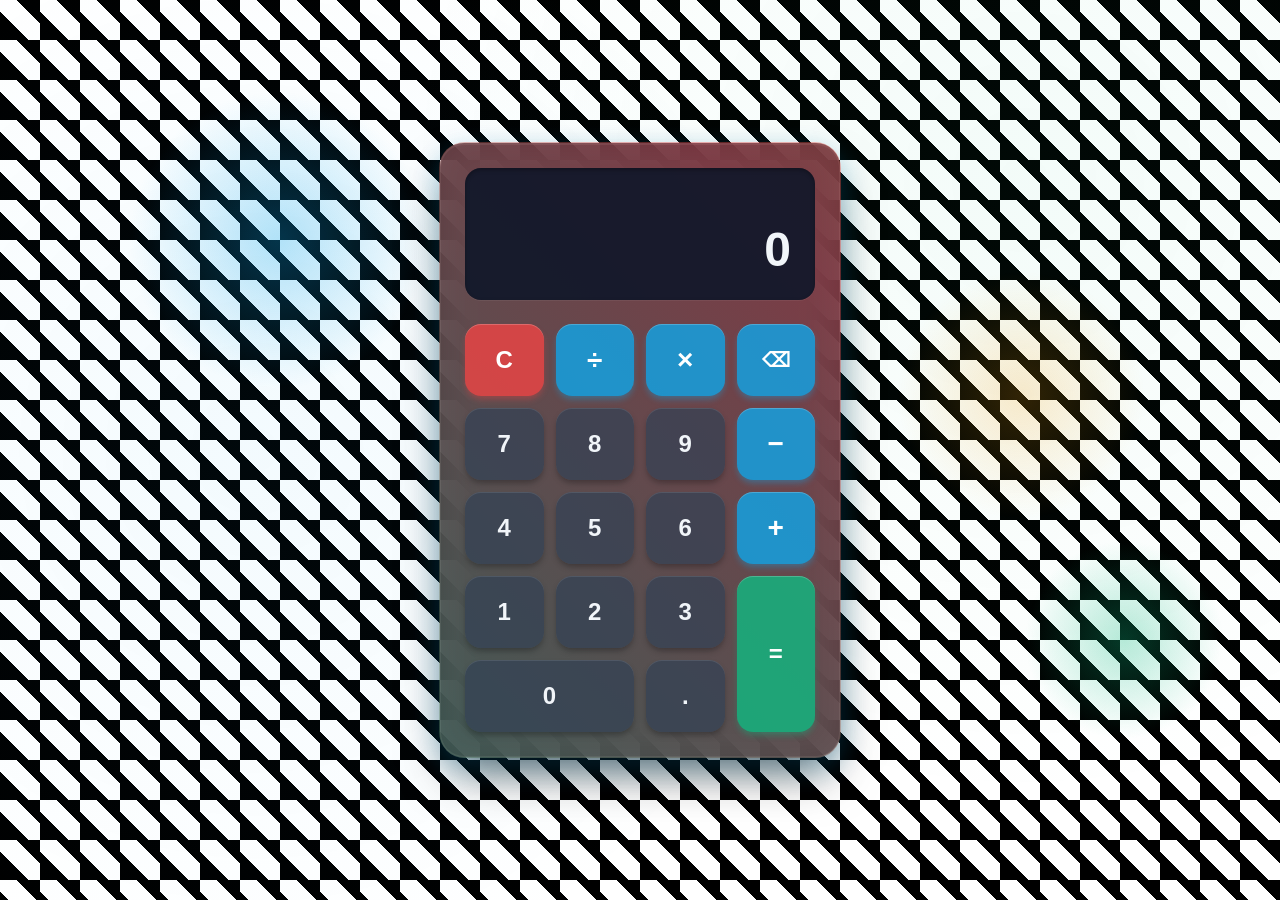
<file: index.html>
<!DOCTYPE html>
<html lang="en">
<head>
    <meta charset="UTF-8">
    <meta name="viewport" content="width=device-width, initial-scale=1.0">
    <meta name="description" content="Modern web-based calculator with smooth animations">
    <title>Calculator App</title>
    <link rel="stylesheet" href="style.css">
</head>
<body>
    <div class="orb"></div>
    <div class="orb"></div>
    <div class="orb"></div>
    <div class="calculator">
        <div class="calculator-display" aria-live="polite">
            <div class="display-input" id="display-input"></div>
            <div class="display-result" id="display-result">0</div>
        </div>
        <div class="calculator-keypad">
            <button class="btn btn-clear" data-action="clear" aria-label="Clear">C</button>
            <button class="btn btn-operation" data-action="divide" aria-label="Divide">÷</button>
            <button class="btn btn-operation" data-action="multiply" aria-label="Multiply">×</button>
            <button class="btn btn-operation" data-action="delete" aria-label="Delete">⌫</button>

            <button class="btn btn-number" data-number="7" aria-label="7">7</button>
            <button class="btn btn-number" data-number="8" aria-label="8">8</button>
            <button class="btn btn-number" data-number="9" aria-label="9">9</button>
            <button class="btn btn-operation" data-action="subtract" aria-label="Subtract">−</button>

            <button class="btn btn-number" data-number="4" aria-label="4">4</button>
            <button class="btn btn-number" data-number="5" aria-label="5">5</button>
            <button class="btn btn-number" data-number="6" aria-label="6">6</button>
            <button class="btn btn-operation" data-action="add" aria-label="Add">+</button>

            <button class="btn btn-number" data-number="1" aria-label="1">1</button>
            <button class="btn btn-number" data-number="2" aria-label="2">2</button>
            <button class="btn btn-number" data-number="3" aria-label="3">3</button>
            <button class="btn btn-equals" data-action="equals" aria-label="Equals">=</button>

            <button class="btn btn-zero" data-number="0" aria-label="0">0</button>
            <button class="btn btn-decimal" data-decimal="true" aria-label="Decimal point">.</button>
        </div>
    </div>
    <script src="script.js"></script>
</body>
</html>
</file>
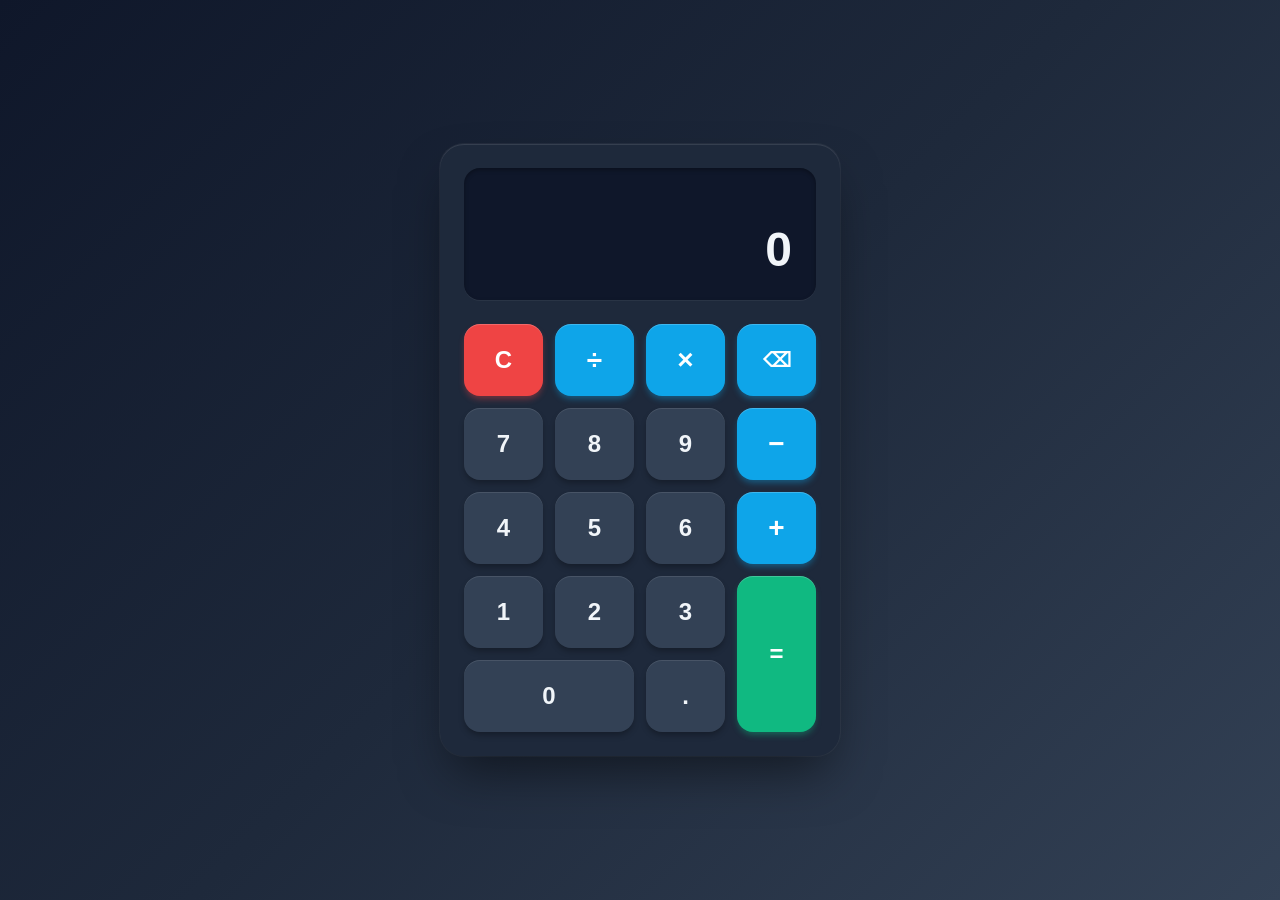
<file: src/index.html>
<!DOCTYPE html>
<html lang="en">
<head>
    <meta charset="UTF-8">
    <meta name="viewport" content="width=device-width, initial-scale=1.0">
    <meta name="description" content="Modern web-based calculator with smooth animations">
    <title>Calculator App</title>
    <link rel="stylesheet" href="style.css">
</head>
<body>
    <div class="calculator">
        <div class="calculator-display" aria-live="polite">
            <div class="display-input" id="display-input"></div>
            <div class="display-result" id="display-result">0</div>
        </div>
        <div class="calculator-keypad">
            <button class="btn btn-clear" data-action="clear" aria-label="Clear">C</button>
            <button class="btn btn-operation" data-action="divide" aria-label="Divide">÷</button>
            <button class="btn btn-operation" data-action="multiply" aria-label="Multiply">×</button>
            <button class="btn btn-operation" data-action="delete" aria-label="Delete">⌫</button>

            <button class="btn btn-number" data-number="7" aria-label="7">7</button>
            <button class="btn btn-number" data-number="8" aria-label="8">8</button>
            <button class="btn btn-number" data-number="9" aria-label="9">9</button>
            <button class="btn btn-operation" data-action="subtract" aria-label="Subtract">−</button>

            <button class="btn btn-number" data-number="4" aria-label="4">4</button>
            <button class="btn btn-number" data-number="5" aria-label="5">5</button>
            <button class="btn btn-number" data-number="6" aria-label="6">6</button>
            <button class="btn btn-operation" data-action="add" aria-label="Add">+</button>

            <button class="btn btn-number" data-number="1" aria-label="1">1</button>
            <button class="btn btn-number" data-number="2" aria-label="2">2</button>
            <button class="btn btn-number" data-number="3" aria-label="3">3</button>
            <button class="btn btn-equals" data-action="equals" aria-label="Equals">=</button>

            <button class="btn btn-zero" data-number="0" aria-label="0">0</button>
            <button class="btn btn-decimal" data-decimal="true" aria-label="Decimal point">.</button>
        </div>
    </div>
    <script src="script.js"></script>
</body>
</html>
</file>
<file: style.css>
/* ==========================================
   RESET & BASE STYLES
   ========================================== */
* {
    margin: 0;
    padding: 0;
    box-sizing: border-box;
}

:root {
    /* Color Palette */
    --bg-color: #0f172a;
    --calculator-bg: rgba(30, 41, 59, 0.85);
    --display-bg: rgba(15, 23, 42, 0.9);
    --display-text: #f1f5f9;
    --display-secondary: #64748b;

    /* Button Colors */
    --btn-number-bg: rgba(51, 65, 85, 0.7);
    --btn-number-hover: rgba(71, 85, 105, 0.8);
    --btn-number-active: rgba(100, 116, 139, 0.9);

    --btn-operation-bg: rgba(14, 165, 233, 0.8);
    --btn-operation-hover: rgba(2, 132, 199, 0.9);
    --btn-operation-active: rgba(3, 105, 161, 1);

    --btn-clear-bg: rgba(239, 68, 68, 0.8);
    --btn-clear-hover: rgba(220, 38, 38, 0.9);
    --btn-clear-active: rgba(185, 28, 28, 1);

    --btn-equals-bg: rgba(16, 185, 129, 0.8);
    --btn-equals-hover: rgba(5, 150, 105, 0.9);
    --btn-equals-active: rgba(4, 120, 87, 1);

    /* Animation Timing */
    --transition-fast: 0.1s;
    --transition-normal: 0.2s;
    --transition-slow: 0.3s;
}

body {
    font-family: -apple-system, BlinkMacSystemFont, 'Segoe UI', Roboto, Oxygen, Ubuntu, Cantarell, sans-serif;
    background: repeating-linear-gradient(
        45deg,
        #000000 0px,
        #000000 20px,
        #ffffff 20px,
        #ffffff 40px
    );
    background-size: 40px 40px;
    background-attachment: fixed;
    min-height: 100vh;
    display: flex;
    justify-content: center;
    align-items: center;
    padding: 20px;
    position: relative;
}

/* Animated background overlay */
body::before {
    content: '';
    position: fixed;
    top: 0;
    left: 0;
    right: 0;
    bottom: 0;
    background: radial-gradient(circle at 20% 50%, rgba(14, 165, 233, 0.05) 0%, transparent 50%),
                radial-gradient(circle at 80% 20%, rgba(16, 185, 129, 0.05) 0%, transparent 50%);
    animation: backgroundPulse 6s ease-in-out infinite;
    pointer-events: none;
    z-index: 0;
}

@keyframes backgroundPulse {
    0%, 100% {
        opacity: 1;
    }
    50% {
        opacity: 0.8;
    }
}

/* ==========================================
   CALCULATOR CONTAINER
   ========================================== */
.calculator {
    background: var(--calculator-bg);
    backdrop-filter: blur(20px);
    -webkit-backdrop-filter: blur(20px);
    border: 1px solid rgba(255, 255, 255, 0.1);
    border-radius: 24px;
    box-shadow: 
        0 25px 50px -12px rgba(0, 0, 0, 0.6),
        0 10px 30px rgba(14, 165, 233, 0.3),
        inset 0 1px 0 rgba(255, 255, 255, 0.1);
    padding: 24px;
    max-width: 360px;
    width: 100%;
    transform: translateY(0);
    animation: calculatorEnter 0.8s cubic-bezier(0.34, 1.56, 0.64, 1);
    position: relative;
    z-index: 10;
}

/* Floating glow effect */
.calculator::before {
    content: '';
    position: absolute;
    top: -2px;
    left: -2px;
    right: -2px;
    bottom: -2px;
    background: linear-gradient(45deg, #0ea5e9, #10b981, #ef4444, #f59e0b);
    background-size: 400% 400%;
    border-radius: 26px;
    z-index: -1;
    animation: borderGlow 3s ease infinite;
    opacity: 0.4;
}

/* Floating orbs background */
body::after {
    content: '';
    position: fixed;
    top: 0;
    left: 0;
    right: 0;
    bottom: 0;
    pointer-events: none;
    z-index: 0;
}

.orb {
    position: absolute;
    border-radius: 50%;
    background: radial-gradient(circle, rgba(14, 165, 233, 0.3) 0%, transparent 70%);
    animation: float 10s ease-in-out infinite;
}

.orb:nth-child(1) {
    width: 300px;
    height: 300px;
    top: 10%;
    left: 10%;
    animation-delay: 0s;
}

.orb:nth-child(2) {
    width: 200px;
    height: 200px;
    top: 60%;
    left: 80%;
    animation-delay: -3s;
    background: radial-gradient(circle, rgba(16, 185, 129, 0.3) 0%, transparent 70%);
}

.orb:nth-child(3) {
    width: 250px;
    height: 250px;
    top: 30%;
    left: 70%;
    animation-delay: -6s;
    background: radial-gradient(circle, rgba(245, 158, 11, 0.2) 0%, transparent 70%);
}

@keyframes float {
    0%, 100% {
        transform: translate(0, 0) scale(1);
    }
    33% {
        transform: translate(30px, -30px) scale(1.1);
    }
    66% {
        transform: translate(-20px, 20px) scale(0.9);
    }
}

@keyframes borderGlow {
    0% {
        background-position: 0% 50%;
    }
    50% {
        background-position: 100% 50%;
    }
    100% {
        background-position: 0% 50%;
    }
}

@keyframes calculatorEnter {
    from {
        opacity: 0;
        transform: translateY(50px) scale(0.9);
    }
    to {
        opacity: 1;
        transform: translateY(0) scale(1);
    }
}

/* ==========================================
   DISPLAY SECTION
   ========================================== */
.calculator-display {
    background: var(--display-bg);
    border-radius: 16px;
    padding: 24px;
    margin-bottom: 24px;
    text-align: right;
    box-shadow: 
        inset 0 2px 4px rgba(0, 0, 0, 0.3),
        0 1px 0 rgba(255, 255, 255, 0.05);
    min-height: 120px;
    display: flex;
    flex-direction: column;
    justify-content: space-between;
}

.display-input {
    color: var(--display-secondary);
    font-size: 1.25rem;
    min-height: 1.5rem;
    margin-bottom: 8px;
    overflow: hidden;
    text-overflow: ellipsis;
    white-space: nowrap;
    transition: color var(--transition-normal);
}

.display-result {
    color: var(--display-text);
    font-size: 3rem;
    font-weight: 600;
    word-wrap: break-word;
    word-break: break-all;
    line-height: 1.1;
    transition: transform var(--transition-normal);
}

/* Animation for result display */
.display-result.update {
    animation: resultUpdate 0.3s cubic-bezier(0.34, 1.56, 0.64, 1);
}

@keyframes resultUpdate {
    0% {
        transform: scale(1);
    }
    50% {
        transform: scale(1.05);
    }
    100% {
        transform: scale(1);
    }
}

.display-result.error {
    animation: errorShake 0.4s ease-in-out;
    color: #ef4444;
}

@keyframes errorShake {
    0%, 100% { transform: translateX(0); }
    10%, 30%, 50%, 70%, 90% { transform: translateX(-4px); }
    20%, 40%, 60%, 80% { transform: translateX(4px); }
}

/* ==========================================
   KEYPAD SECTION
   ========================================== */
.calculator-keypad {
    display: grid;
    grid-template-columns: repeat(4, 1fr);
    gap: 12px;
}

/* ==========================================
   BUTTON STYLES
   ========================================== */
.btn {
    border: none;
    outline: none;
    font-size: 1.5rem;
    font-weight: 600;
    padding: 0;
    height: 64px;
    border-radius: 16px;
    cursor: pointer;
    transition: 
        background-color var(--transition-fast),
        transform var(--transition-fast),
        box-shadow var(--transition-fast);
    user-select: none;
    -webkit-tap-highlight-color: transparent;
    position: relative;
    overflow: hidden;
}

/* Button ripple effect */
.btn::before {
    content: '';
    position: absolute;
    top: 50%;
    left: 50%;
    width: 100%;
    height: 100%;
    background: radial-gradient(circle, rgba(255,255,255,0.4) 0%, transparent 70%);
    transform: translate(-50%, -50%) scale(0);
    opacity: 0;
    transition:
        transform 0.6s ease-out,
        opacity 0.6s ease-out;
    pointer-events: none;
}

.btn:active::before {
    transform: translate(-50%, -50%) scale(2.5);
    opacity: 1;
    transition: 0s;
}

/* Button click animation */
.btn.clicked {
    animation: buttonClick 0.4s cubic-bezier(0.34, 1.56, 0.64, 1);
}

@keyframes buttonClick {
    0% {
        transform: scale(1);
    }
    50% {
        transform: scale(0.92);
    }
    100% {
        transform: scale(1);
    }
}

/* Button hover glow */
.btn:hover {
    animation: buttonGlow 1s ease-in-out;
}

@keyframes buttonGlow {
    0% {
        box-shadow: 
            0 4px 6px -1px rgba(0, 0, 0, 0.3),
            0 0 20px rgba(14, 165, 233, 0.3),
            inset 0 1px 0 rgba(255, 255, 255, 0.1);
    }
    100% {
        box-shadow: 
            0 4px 6px -1px rgba(0, 0, 0, 0.3),
            0 0 30px rgba(14, 165, 233, 0),
            inset 0 1px 0 rgba(255, 255, 255, 0.1);
    }
}

/* Number buttons */
.btn-number,
.btn-zero,
.btn-decimal {
    background: var(--btn-number-bg);
    color: var(--display-text);
    box-shadow: 
        0 4px 6px -1px rgba(0, 0, 0, 0.3),
        inset 0 1px 0 rgba(255, 255, 255, 0.1);
}

.btn-number:hover,
.btn-zero:hover,
.btn-decimal:hover {
    background: var(--btn-number-hover);
}

.btn-number:active,
.btn-zero:active,
.btn-decimal:active {
    background: var(--btn-number-active);
    transform: translateY(2px);
    box-shadow: 
        0 1px 2px -1px rgba(0, 0, 0, 0.3),
        inset 0 1px 0 rgba(255, 255, 255, 0.1);
}

/* Operation buttons */
.btn-operation {
    background: var(--btn-operation-bg);
    color: white;
    box-shadow: 
        0 4px 6px -1px rgba(14, 165, 233, 0.4),
        inset 0 1px 0 rgba(255, 255, 255, 0.2);
}

.btn-operation:hover {
    background: var(--btn-operation-hover);
}

.btn-operation:active {
    background: var(--btn-operation-active);
    transform: translateY(2px);
    box-shadow: 
        0 1px 2px -1px rgba(14, 165, 233, 0.4),
        inset 0 1px 0 rgba(255, 255, 255, 0.2);
}

.btn-operation[data-action="divide"],
.btn-operation[data-action="multiply"],
.btn-operation[data-action="subtract"],
.btn-operation[data-action="add"] {
    font-size: 1.75rem;
}

/* Clear button */
.btn-clear {
    background: var(--btn-clear-bg);
    color: white;
    box-shadow: 
        0 4px 6px -1px rgba(239, 68, 68, 0.4),
        inset 0 1px 0 rgba(255, 255, 255, 0.2);
}

.btn-clear:hover {
    background: var(--btn-clear-hover);
}

.btn-clear:active {
    background: var(--btn-clear-active);
    transform: translateY(2px);
    box-shadow: 
        0 1px 2px -1px rgba(239, 68, 68, 0.4),
        inset 0 1px 0 rgba(255, 255, 255, 0.2);
}

/* Equals button */
.btn-equals {
    background: var(--btn-equals-bg);
    color: white;
    box-shadow: 
        0 4px 6px -1px rgba(16, 185, 129, 0.4),
        inset 0 1px 0 rgba(255, 255, 255, 0.2);
    grid-row: span 2;
    height: 140px;
}

.btn-equals:hover {
    background: var(--btn-equals-hover);
}

.btn-equals:active {
    background: var(--btn-equals-active);
    transform: translateY(2px);
    box-shadow: 
        0 1px 2px -1px rgba(16, 185, 129, 0.4),
        inset 0 1px 0 rgba(255, 255, 255, 0.2);
}

/* Delete button */
.btn-operation[data-action="delete"] {
    font-size: 1.25rem;
}

/* ==========================================
   ZERO BUTTON SPAN
   ========================================== */
.btn-zero {
    grid-column: span 2;
}

/* ==========================================
   RESPONSIVE DESIGN
   ========================================== */

/* Tablets */
@media (max-width: 400px) {
    .calculator {
        padding: 16px;
        border-radius: 20px;
    }

    .calculator-display {
        padding: 20px;
        min-height: 100px;
    }

    .display-result {
        font-size: 2.5rem;
    }

    .calculator-keypad {
        gap: 10px;
    }

    .btn {
        height: 56px;
        font-size: 1.25rem;
    }

    .btn-equals {
        height: 122px;
    }
}

/* Mobile devices */
@media (max-width: 320px) {
    body {
        padding: 12px;
    }

    .calculator {
        padding: 12px;
        border-radius: 16px;
    }

    .calculator-display {
        padding: 16px;
        min-height: 90px;
        margin-bottom: 16px;
    }

    .display-input {
        font-size: 1rem;
        min-height: 1.25rem;
    }

    .display-result {
        font-size: 2rem;
    }

    .calculator-keypad {
        gap: 8px;
    }

    .btn {
        height: 48px;
        font-size: 1.125rem;
        border-radius: 12px;
    }

    .btn-operation[data-action="divide"],
    .btn-operation[data-action="multiply"],
    .btn-operation[data-action="subtract"],
    .btn-operation[data-action="add"] {
        font-size: 1.5rem;
    }

    .btn-equals {
        height: 104px;
    }

    .btn-clear,
    .btn-operation[data-action="delete"] {
        font-size: 1rem;
    }
}

/* Large screens */
@media (min-width: 768px) {
    .calculator {
        max-width: 400px;
    }

    .btn {
        height: 72px;
    }

    .btn-equals {
        height: 156px;
    }
}

/* ==========================================
   ACCESSIBILITY
   ========================================== */
.btn:focus-visible {
    outline: 2px solid var(--btn-operation-bg);
    outline-offset: 2px;
}

/* ==========================================
   UTILITY CLASSES
   ========================================== */
.hidden {
    display: none !important;
}

.btn.clicked {
    transform: scale(0.95);
}

/* ==========================================
   PRINT STYLES
   ========================================== */
@media print {
    body {
        background: white;
    }

    .calculator {
        box-shadow: none;
        border: 1px solid #ccc;
    }
}
</file>
<file: src/style.css>
/* ==========================================
   RESET & BASE STYLES
   ========================================== */
* {
    margin: 0;
    padding: 0;
    box-sizing: border-box;
}

:root {
    /* Color Palette */
    --bg-color: #0f172a;
    --calculator-bg: #1e293b;
    --display-bg: #0f172a;
    --display-text: #f1f5f9;
    --display-secondary: #64748b;

    /* Button Colors */
    --btn-number-bg: #334155;
    --btn-number-hover: #475569;
    --btn-number-active: #64748b;

    --btn-operation-bg: #0ea5e9;
    --btn-operation-hover: #0284c7;
    --btn-operation-active: #0369a1;

    --btn-clear-bg: #ef4444;
    --btn-clear-hover: #dc2626;
    --btn-clear-active: #b91c1c;

    --btn-equals-bg: #10b981;
    --btn-equals-hover: #059669;
    --btn-equals-active: #047857;

    /* Animation Timing */
    --transition-fast: 0.1s;
    --transition-normal: 0.2s;
    --transition-slow: 0.3s;
}

body {
    font-family: -apple-system, BlinkMacSystemFont, 'Segoe UI', Roboto, Oxygen, Ubuntu, Cantarell, sans-serif;
    background: linear-gradient(135deg, #0f172a 0%, #1e293b 50%, #334155 100%);
    min-height: 100vh;
    display: flex;
    justify-content: center;
    align-items: center;
    padding: 20px;
}

/* ==========================================
   CALCULATOR CONTAINER
   ========================================== */
.calculator {
    background: var(--calculator-bg);
    border-radius: 24px;
    box-shadow: 
        0 25px 50px -12px rgba(0, 0, 0, 0.5),
        0 0 0 1px rgba(255, 255, 255, 0.05),
        inset 0 1px 0 rgba(255, 255, 255, 0.1);
    padding: 24px;
    max-width: 360px;
    width: 100%;
    transform: translateY(0);
    animation: calculatorEnter 0.5s ease-out;
}

@keyframes calculatorEnter {
    from {
        opacity: 0;
        transform: translateY(30px);
    }
    to {
        opacity: 1;
        transform: translateY(0);
    }
}

/* ==========================================
   DISPLAY SECTION
   ========================================== */
.calculator-display {
    background: var(--display-bg);
    border-radius: 16px;
    padding: 24px;
    margin-bottom: 24px;
    text-align: right;
    box-shadow: 
        inset 0 2px 4px rgba(0, 0, 0, 0.3),
        0 1px 0 rgba(255, 255, 255, 0.05);
    min-height: 120px;
    display: flex;
    flex-direction: column;
    justify-content: space-between;
}

.display-input {
    color: var(--display-secondary);
    font-size: 1.25rem;
    min-height: 1.5rem;
    margin-bottom: 8px;
    overflow: hidden;
    text-overflow: ellipsis;
    white-space: nowrap;
    transition: color var(--transition-normal);
}

.display-result {
    color: var(--display-text);
    font-size: 3rem;
    font-weight: 600;
    word-wrap: break-word;
    word-break: break-all;
    line-height: 1.1;
    transition: transform var(--transition-normal);
}

/* Animation for result display */
.display-result.update {
    animation: resultUpdate 0.3s cubic-bezier(0.34, 1.56, 0.64, 1);
}

@keyframes resultUpdate {
    0% {
        transform: scale(1);
    }
    50% {
        transform: scale(1.05);
    }
    100% {
        transform: scale(1);
    }
}

.display-result.error {
    animation: errorShake 0.4s ease-in-out;
    color: #ef4444;
}

@keyframes errorShake {
    0%, 100% { transform: translateX(0); }
    10%, 30%, 50%, 70%, 90% { transform: translateX(-4px); }
    20%, 40%, 60%, 80% { transform: translateX(4px); }
}

/* ==========================================
   KEYPAD SECTION
   ========================================== */
.calculator-keypad {
    display: grid;
    grid-template-columns: repeat(4, 1fr);
    gap: 12px;
}

/* ==========================================
   BUTTON STYLES
   ========================================== */
.btn {
    border: none;
    outline: none;
    font-size: 1.5rem;
    font-weight: 600;
    padding: 0;
    height: 64px;
    border-radius: 16px;
    cursor: pointer;
    transition: 
        background-color var(--transition-fast),
        transform var(--transition-fast),
        box-shadow var(--transition-fast);
    user-select: none;
    -webkit-tap-highlight-color: transparent;
    position: relative;
    overflow: hidden;
}

/* Button ripple effect */
.btn::before {
    content: '';
    position: absolute;
    top: 50%;
    left: 50%;
    width: 100%;
    height: 100%;
    background: radial-gradient(circle, rgba(255,255,255,0.3) 0%, transparent 70%);
    transform: translate(-50%, -50%) scale(0);
    opacity: 0;
    transition: 
        transform 0.4s ease-out,
        opacity 0.4s ease-out;
    pointer-events: none;
}

.btn:active::before {
    transform: translate(-50%, -50%) scale(2);
    opacity: 1;
    transition: 0s;
}

/* Number buttons */
.btn-number,
.btn-zero,
.btn-decimal {
    background: var(--btn-number-bg);
    color: var(--display-text);
    box-shadow: 
        0 4px 6px -1px rgba(0, 0, 0, 0.3),
        inset 0 1px 0 rgba(255, 255, 255, 0.1);
}

.btn-number:hover,
.btn-zero:hover,
.btn-decimal:hover {
    background: var(--btn-number-hover);
}

.btn-number:active,
.btn-zero:active,
.btn-decimal:active {
    background: var(--btn-number-active);
    transform: translateY(2px);
    box-shadow: 
        0 1px 2px -1px rgba(0, 0, 0, 0.3),
        inset 0 1px 0 rgba(255, 255, 255, 0.1);
}

/* Operation buttons */
.btn-operation {
    background: var(--btn-operation-bg);
    color: white;
    box-shadow: 
        0 4px 6px -1px rgba(14, 165, 233, 0.4),
        inset 0 1px 0 rgba(255, 255, 255, 0.2);
}

.btn-operation:hover {
    background: var(--btn-operation-hover);
}

.btn-operation:active {
    background: var(--btn-operation-active);
    transform: translateY(2px);
    box-shadow: 
        0 1px 2px -1px rgba(14, 165, 233, 0.4),
        inset 0 1px 0 rgba(255, 255, 255, 0.2);
}

.btn-operation[data-action="divide"],
.btn-operation[data-action="multiply"],
.btn-operation[data-action="subtract"],
.btn-operation[data-action="add"] {
    font-size: 1.75rem;
}

/* Clear button */
.btn-clear {
    background: var(--btn-clear-bg);
    color: white;
    box-shadow: 
        0 4px 6px -1px rgba(239, 68, 68, 0.4),
        inset 0 1px 0 rgba(255, 255, 255, 0.2);
}

.btn-clear:hover {
    background: var(--btn-clear-hover);
}

.btn-clear:active {
    background: var(--btn-clear-active);
    transform: translateY(2px);
    box-shadow: 
        0 1px 2px -1px rgba(239, 68, 68, 0.4),
        inset 0 1px 0 rgba(255, 255, 255, 0.2);
}

/* Equals button */
.btn-equals {
    background: var(--btn-equals-bg);
    color: white;
    box-shadow: 
        0 4px 6px -1px rgba(16, 185, 129, 0.4),
        inset 0 1px 0 rgba(255, 255, 255, 0.2);
    grid-row: span 2;
    height: 140px;
}

.btn-equals:hover {
    background: var(--btn-equals-hover);
}

.btn-equals:active {
    background: var(--btn-equals-active);
    transform: translateY(2px);
    box-shadow: 
        0 1px 2px -1px rgba(16, 185, 129, 0.4),
        inset 0 1px 0 rgba(255, 255, 255, 0.2);
}

/* Delete button */
.btn-operation[data-action="delete"] {
    font-size: 1.25rem;
}

/* ==========================================
   ZERO BUTTON SPAN
   ========================================== */
.btn-zero {
    grid-column: span 2;
}

/* ==========================================
   RESPONSIVE DESIGN
   ========================================== */

/* Tablets */
@media (max-width: 400px) {
    .calculator {
        padding: 16px;
        border-radius: 20px;
    }

    .calculator-display {
        padding: 20px;
        min-height: 100px;
    }

    .display-result {
        font-size: 2.5rem;
    }

    .calculator-keypad {
        gap: 10px;
    }

    .btn {
        height: 56px;
        font-size: 1.25rem;
    }

    .btn-equals {
        height: 122px;
    }
}

/* Mobile devices */
@media (max-width: 320px) {
    body {
        padding: 12px;
    }

    .calculator {
        padding: 12px;
        border-radius: 16px;
    }

    .calculator-display {
        padding: 16px;
        min-height: 90px;
        margin-bottom: 16px;
    }

    .display-input {
        font-size: 1rem;
        min-height: 1.25rem;
    }

    .display-result {
        font-size: 2rem;
    }

    .calculator-keypad {
        gap: 8px;
    }

    .btn {
        height: 48px;
        font-size: 1.125rem;
        border-radius: 12px;
    }

    .btn-operation[data-action="divide"],
    .btn-operation[data-action="multiply"],
    .btn-operation[data-action="subtract"],
    .btn-operation[data-action="add"] {
        font-size: 1.5rem;
    }

    .btn-equals {
        height: 104px;
    }

    .btn-clear,
    .btn-operation[data-action="delete"] {
        font-size: 1rem;
    }
}

/* Large screens */
@media (min-width: 768px) {
    .calculator {
        max-width: 400px;
    }

    .btn {
        height: 72px;
    }

    .btn-equals {
        height: 156px;
    }
}

/* ==========================================
   ACCESSIBILITY
   ========================================== */
.btn:focus-visible {
    outline: 2px solid var(--btn-operation-bg);
    outline-offset: 2px;
}

/* ==========================================
   UTILITY CLASSES
   ========================================== */
.hidden {
    display: none !important;
}

.btn.clicked {
    transform: scale(0.95);
}

/* ==========================================
   PRINT STYLES
   ========================================== */
@media print {
    body {
        background: white;
    }

    .calculator {
        box-shadow: none;
        border: 1px solid #ccc;
    }
}
</file>
